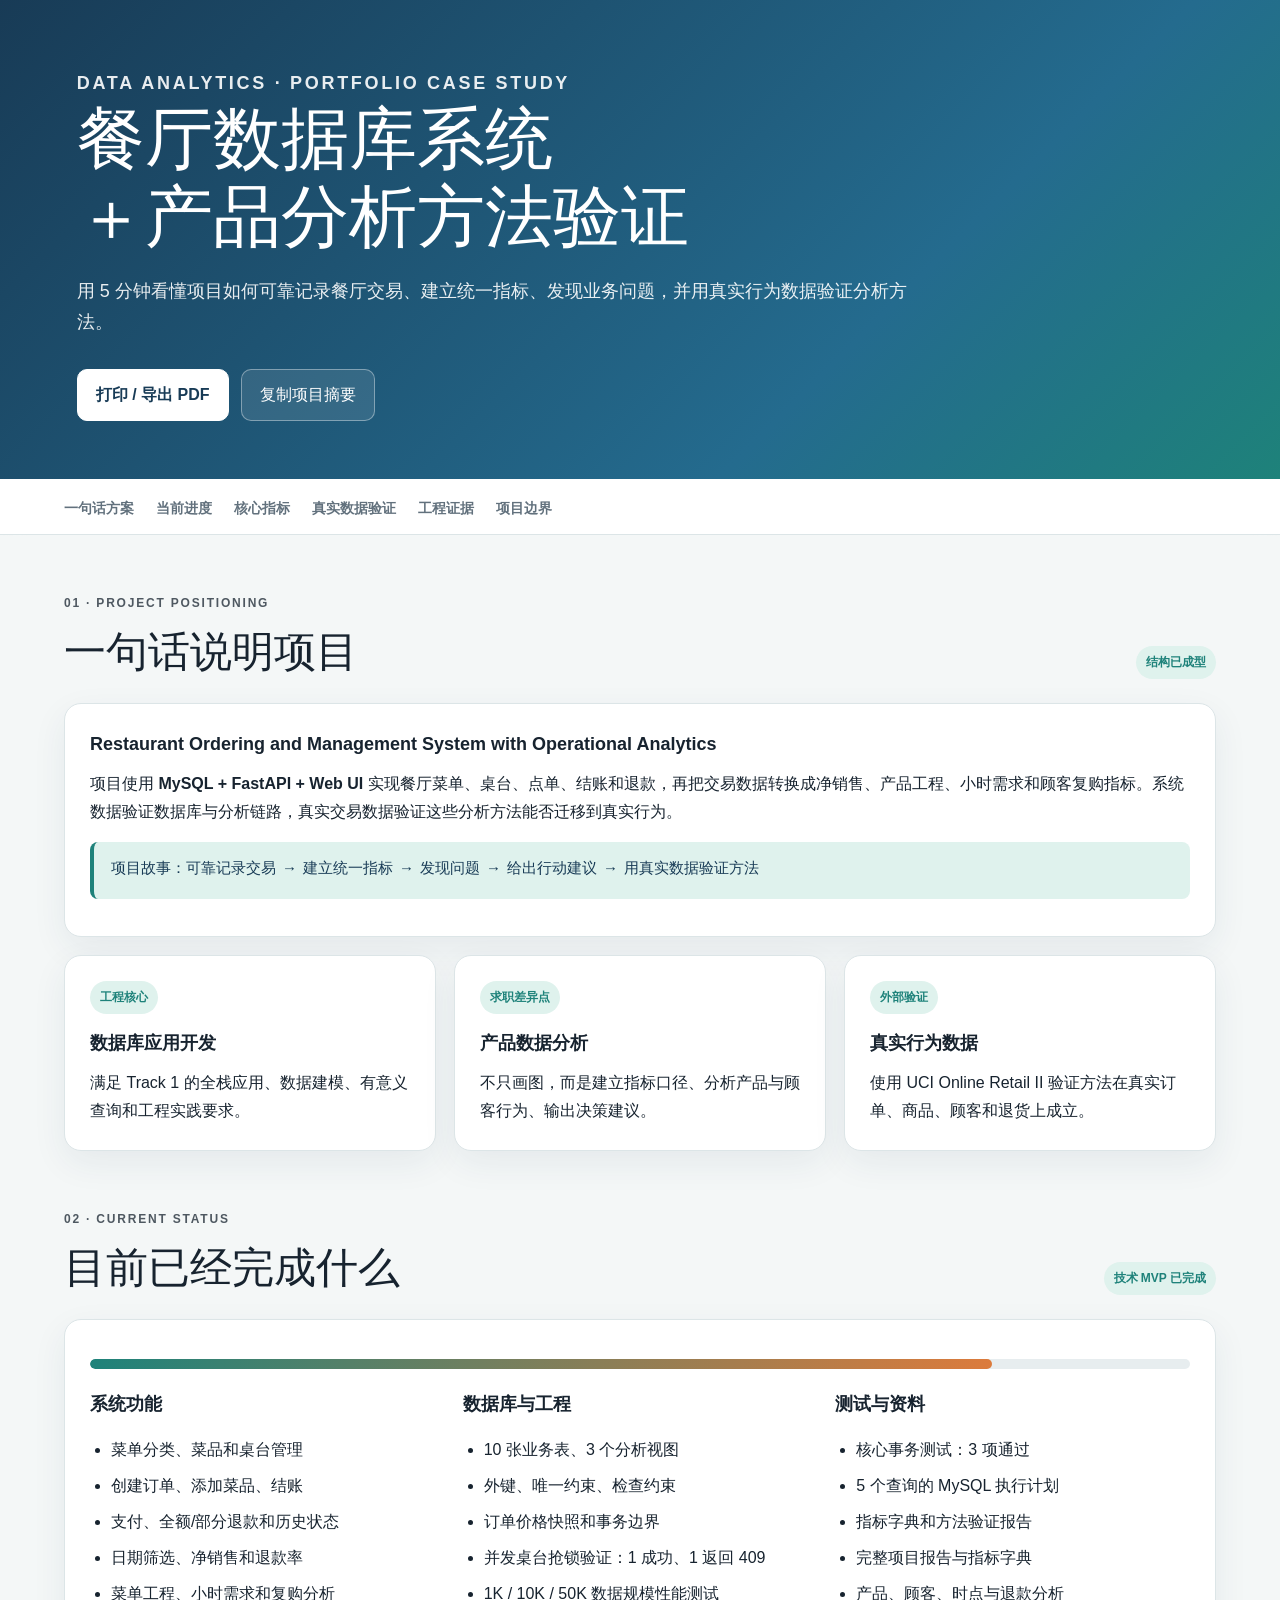
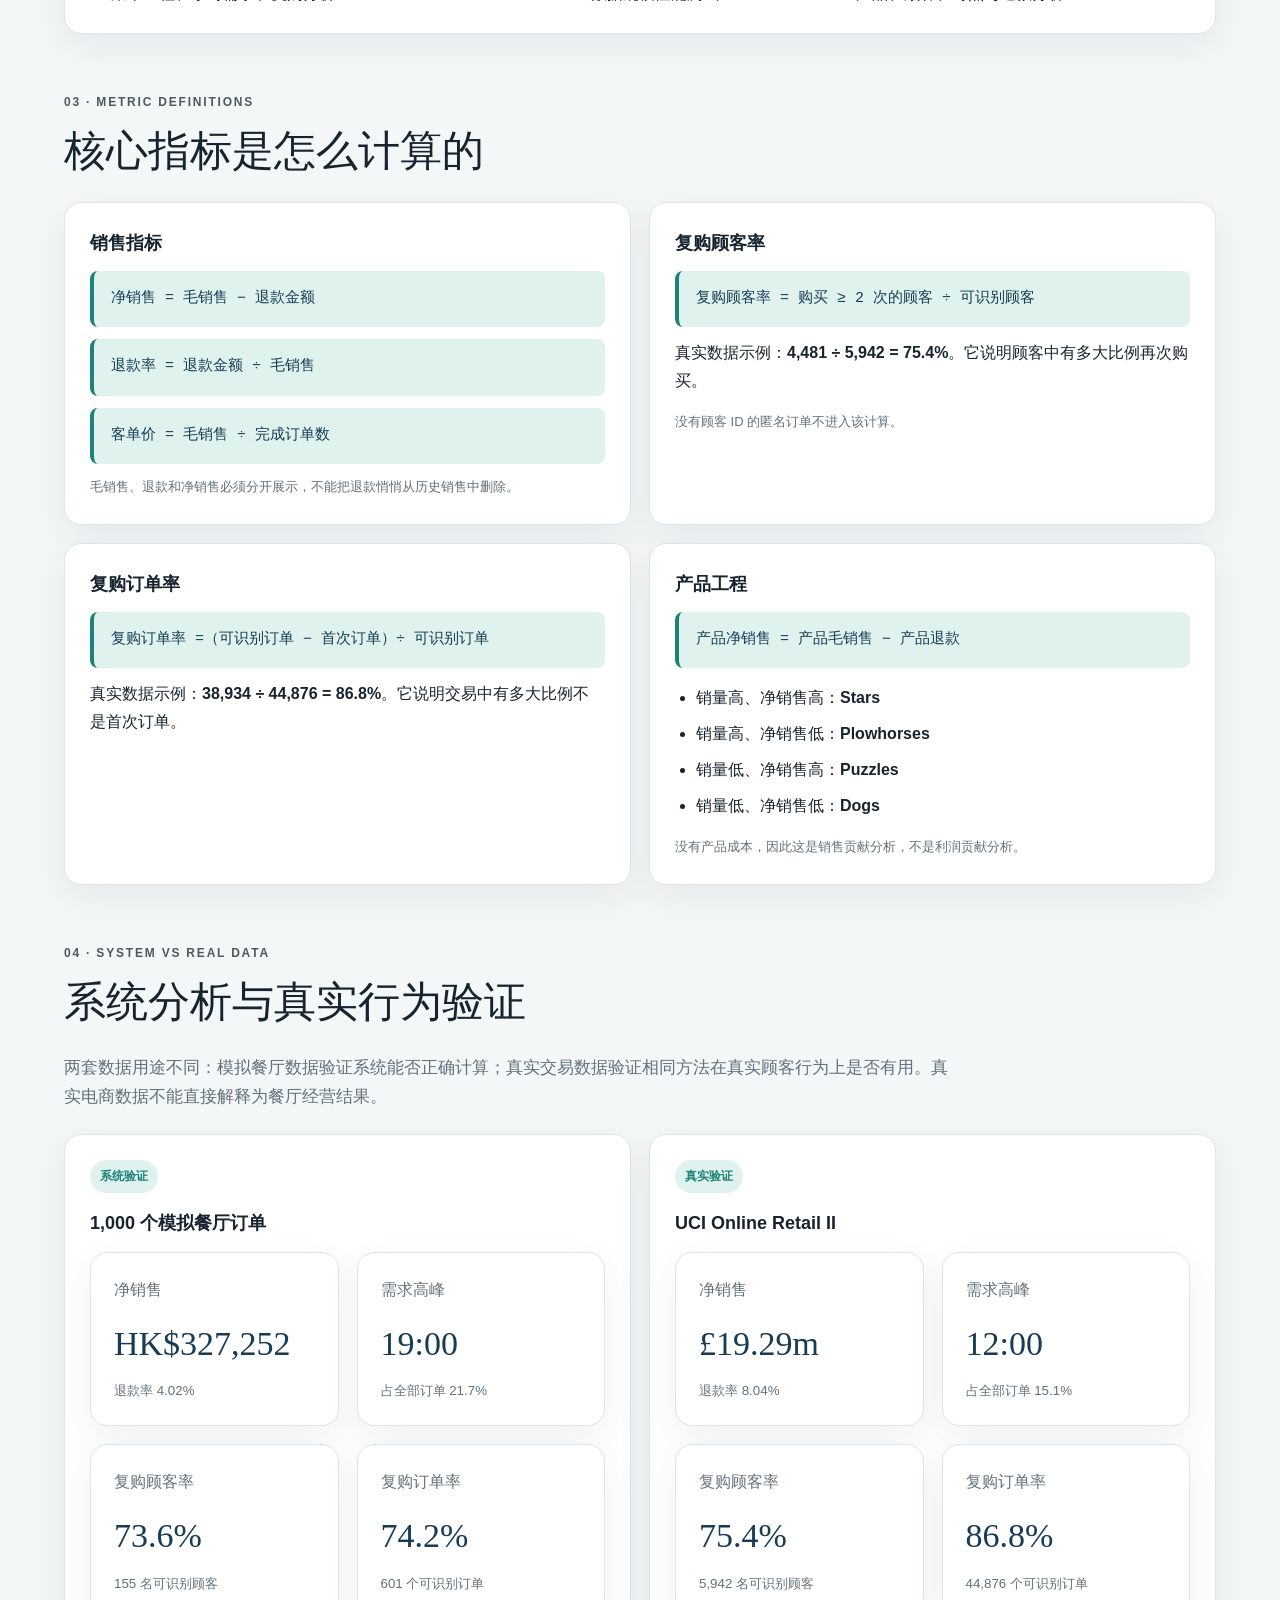
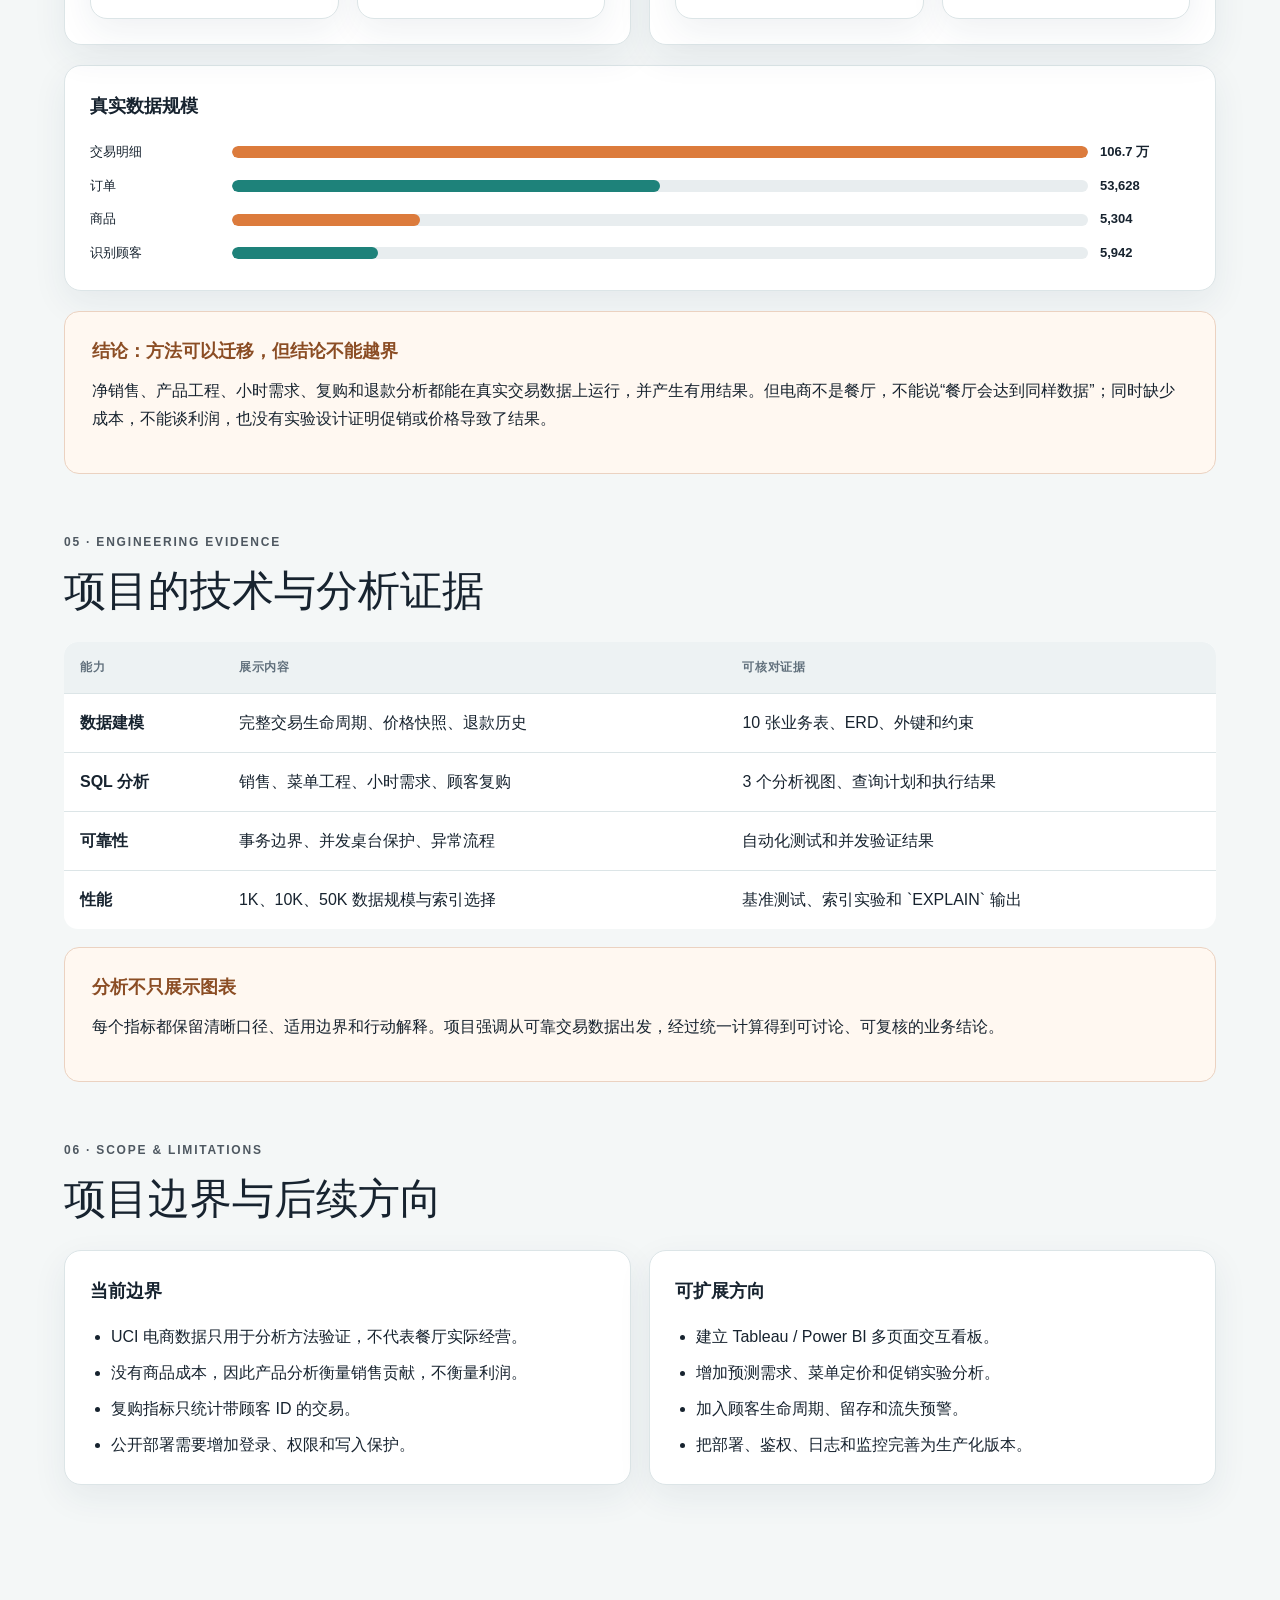
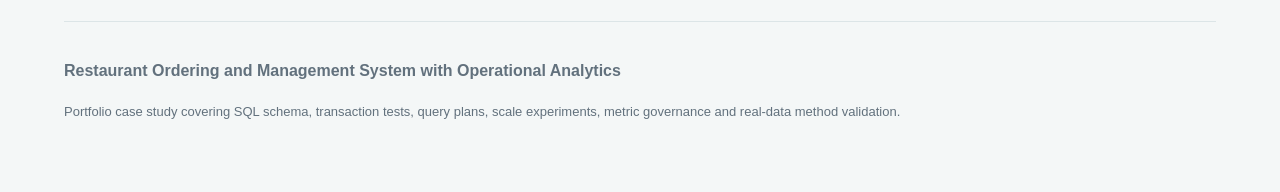
<file: index.html>
<!doctype html>
<html lang="zh-CN">
<head>
  <meta charset="utf-8">
  <meta name="viewport" content="width=device-width, initial-scale=1">
  <title>Restaurant Analytics · Portfolio Case Study</title>
  <style>
    :root {
      --ink: #17232f;
      --muted: #62717d;
      --paper: #f4f7f7;
      --card: #ffffff;
      --navy: #183b56;
      --teal: #1e827a;
      --mint: #dff2ed;
      --orange: #dc7b3c;
      --line: #dce5e7;
      --red: #b34e59;
    }
    * { box-sizing: border-box; }
    html { scroll-behavior: smooth; }
    body {
      margin: 0;
      color: var(--ink);
      background: var(--paper);
      font-family: "Microsoft YaHei", "Segoe UI", sans-serif;
      line-height: 1.75;
    }
    button { font: inherit; }
    .hero {
      padding: 68px max(6vw, 28px) 58px;
      color: white;
      background: linear-gradient(135deg, var(--navy), #246b8e 68%, var(--teal));
    }
    .hero-inner, main, footer { width: min(1160px, 90vw); margin: 0 auto; }
    .eyebrow { margin: 0 0 12px; letter-spacing: .15em; font-size: 12px; font-weight: 800; opacity: .75; }
    h1, h2, h3, p { margin-top: 0; }
    h1 { max-width: 850px; margin-bottom: 20px; font-family: Georgia, "Microsoft YaHei", serif; font-size: clamp(36px, 6vw, 68px); line-height: 1.15; font-weight: 500; }
    .hero p { max-width: 850px; margin-bottom: 0; font-size: 18px; opacity: .9; }
    .hero-actions { margin-top: 30px; display: flex; flex-wrap: wrap; gap: 12px; }
    .button {
      padding: 11px 18px;
      border: 1px solid rgba(255,255,255,.38);
      border-radius: 10px;
      color: white;
      background: rgba(255,255,255,.1);
      cursor: pointer;
    }
    .button.primary { border-color: white; color: var(--navy); background: white; font-weight: 800; }
    nav {
      position: sticky;
      top: 0;
      z-index: 10;
      padding: 0 max(5vw, 28px);
      display: flex;
      align-items: center;
      gap: 22px;
      overflow-x: auto;
      background: rgba(255,255,255,.96);
      border-bottom: 1px solid var(--line);
      backdrop-filter: blur(12px);
    }
    nav a { padding: 17px 0 14px; color: var(--muted); text-decoration: none; white-space: nowrap; font-size: 14px; font-weight: 700; }
    nav a:hover { color: var(--navy); }
    main { padding: 58px 0 78px; }
    section { margin-bottom: 58px; scroll-margin-top: 80px; }
    .section-title { margin-bottom: 24px; display: flex; align-items: end; justify-content: space-between; gap: 20px; }
    h2 { margin-bottom: 0; font-family: Georgia, "Microsoft YaHei", serif; font-size: clamp(28px, 4vw, 42px); line-height: 1.25; font-weight: 500; }
    h3 { margin-bottom: 10px; font-size: 18px; }
    .lead { max-width: 900px; color: var(--muted); font-size: 17px; }
    .grid { display: grid; grid-template-columns: repeat(3, 1fr); gap: 18px; }
    .grid.two { grid-template-columns: repeat(2, 1fr); }
    .card {
      padding: 25px;
      background: var(--card);
      border: 1px solid var(--line);
      border-radius: 17px;
      box-shadow: 0 12px 35px rgba(24,59,86,.07);
    }
    .card p:last-child, .card ul:last-child { margin-bottom: 0; }
    .metric { padding: 23px; }
    .metric span, .metric small { display: block; color: var(--muted); }
    .metric strong { display: block; margin: 10px 0 6px; color: var(--navy); font-family: Georgia, serif; font-size: 34px; font-weight: 500; }
    .status {
      padding: 6px 10px;
      display: inline-block;
      border-radius: 999px;
      color: var(--teal);
      background: var(--mint);
      font-size: 12px;
      font-weight: 800;
    }
    .status.pending { color: #92551f; background: #fff0e4; }
    .progress { height: 10px; margin: 14px 0 20px; overflow: hidden; border-radius: 999px; background: #e7edef; }
    .progress > div { height: 100%; border-radius: inherit; background: linear-gradient(90deg, var(--teal), var(--orange)); }
    ul, ol { padding-left: 21px; }
    li + li { margin-top: 8px; }
    .formula {
      margin: 12px 0;
      padding: 15px 17px;
      border-left: 4px solid var(--teal);
      border-radius: 8px;
      color: var(--navy);
      background: var(--mint);
      font-family: Consolas, monospace;
      font-size: 15px;
    }
    .callout {
      padding: 24px 27px;
      border: 1px solid #ebd2c1;
      border-radius: 15px;
      background: #fff8f1;
    }
    .callout h3 { color: #8b4d24; }
    .comparison {
      width: 100%;
      border-collapse: collapse;
      background: white;
      border-radius: 14px;
      overflow: hidden;
    }
    .comparison th, .comparison td { padding: 15px 16px; border-bottom: 1px solid var(--line); text-align: left; vertical-align: top; }
    .comparison th { color: var(--muted); background: #edf2f3; font-size: 12px; letter-spacing: .05em; text-transform: uppercase; }
    .comparison tr:last-child td { border-bottom: 0; }
    .chart { margin-top: 18px; display: grid; gap: 11px; }
    .bar-row { display: grid; grid-template-columns: 130px 1fr 90px; align-items: center; gap: 12px; font-size: 13px; }
    .track { height: 12px; overflow: hidden; border-radius: 999px; background: #e8edef; }
    .fill { height: 100%; border-radius: inherit; background: var(--orange); }
    .bar-row:nth-child(even) .fill { background: var(--teal); }
    .checklist { display: grid; gap: 12px; }
    .check-item {
      padding: 17px 18px;
      display: flex;
      gap: 13px;
      align-items: flex-start;
      background: white;
      border: 1px solid var(--line);
      border-radius: 12px;
    }
    .check-item input { width: 19px; height: 19px; margin-top: 3px; accent-color: var(--teal); }
    .question {
      padding: 21px;
      display: grid;
      grid-template-columns: 42px 1fr;
      gap: 14px;
      background: white;
      border: 1px solid var(--line);
      border-radius: 13px;
    }
    .question strong {
      width: 36px;
      height: 36px;
      display: grid;
      place-items: center;
      border-radius: 10px;
      color: white;
      background: var(--navy);
    }
    .question p { margin: 3px 0 0; color: var(--muted); }
    .timeline { position: relative; display: grid; gap: 16px; }
    .timeline::before { content: ""; position: absolute; left: 18px; top: 15px; bottom: 15px; width: 2px; background: var(--line); }
    .timeline-item { position: relative; padding: 0 0 4px 58px; }
    .timeline-dot {
      position: absolute;
      left: 5px;
      top: 4px;
      width: 28px;
      height: 28px;
      display: grid;
      place-items: center;
      border-radius: 50%;
      color: white;
      background: var(--teal);
      font-size: 11px;
      font-weight: 800;
    }
    .timeline-item p { margin-bottom: 0; color: var(--muted); }
    .small { color: var(--muted); font-size: 13px; }
    footer { padding: 35px 0 55px; color: var(--muted); border-top: 1px solid var(--line); }
    .toast {
      position: fixed;
      right: 22px;
      bottom: 22px;
      padding: 13px 17px;
      border-radius: 10px;
      color: white;
      background: var(--navy);
      opacity: 0;
      transform: translateY(10px);
      transition: .2s ease;
    }
    .toast.show { opacity: 1; transform: translateY(0); }
    @media (max-width: 820px) {
      .grid, .grid.two { grid-template-columns: 1fr; }
      .section-title { align-items: flex-start; flex-direction: column; }
      .bar-row { grid-template-columns: 105px 1fr 70px; }
    }
    @media print {
      nav, .hero-actions, .toast { display: none !important; }
      body { background: white; }
      .hero { padding: 36px 32px; background: var(--navy) !important; -webkit-print-color-adjust: exact; print-color-adjust: exact; }
      main { width: 94%; padding: 25px 0; }
      section { margin-bottom: 30px; break-inside: avoid; }
      .card { box-shadow: none; }
    }
  </style>
</head>
<body>
  <header class="hero">
    <div class="hero-inner">
      <p class="eyebrow">DATA ANALYTICS · PORTFOLIO CASE STUDY</p>
      <h1>餐厅数据库系统<br>＋产品分析方法验证</h1>
      <p>用 5 分钟看懂项目如何可靠记录餐厅交易、建立统一指标、发现业务问题，并用真实行为数据验证分析方法。</p>
      <div class="hero-actions">
        <button class="button primary" onclick="window.print()">打印 / 导出 PDF</button>
        <button class="button" onclick="copySummary()">复制项目摘要</button>
      </div>
    </div>
  </header>

  <nav>
    <a href="#overview">一句话方案</a>
    <a href="#status">当前进度</a>
    <a href="#metrics">核心指标</a>
    <a href="#validation">真实数据验证</a>
    <a href="#course">工程证据</a>
    <a href="#plan">项目边界</a>
  </nav>

  <main>
    <section id="overview">
      <div class="section-title">
        <div>
          <p class="eyebrow">01 · PROJECT POSITIONING</p>
          <h2>一句话说明项目</h2>
        </div>
        <span class="status">结构已成型</span>
      </div>
      <div class="card">
        <h3>Restaurant Ordering and Management System with Operational Analytics</h3>
        <p>项目使用 <strong>MySQL + FastAPI + Web UI</strong> 实现餐厅菜单、桌台、点单、结账和退款，再把交易数据转换成净销售、产品工程、小时需求和顾客复购指标。系统数据验证数据库与分析链路，真实交易数据验证这些分析方法能否迁移到真实行为。</p>
        <div class="formula">项目故事：可靠记录交易 → 建立统一指标 → 发现问题 → 给出行动建议 → 用真实数据验证方法</div>
      </div>
      <div class="grid" style="margin-top:18px">
        <article class="card">
          <span class="status">工程核心</span>
          <h3 style="margin-top:14px">数据库应用开发</h3>
          <p>满足 Track 1 的全栈应用、数据建模、有意义查询和工程实践要求。</p>
        </article>
        <article class="card">
          <span class="status">求职差异点</span>
          <h3 style="margin-top:14px">产品数据分析</h3>
          <p>不只画图，而是建立指标口径、分析产品与顾客行为、输出决策建议。</p>
        </article>
        <article class="card">
          <span class="status">外部验证</span>
          <h3 style="margin-top:14px">真实行为数据</h3>
          <p>使用 UCI Online Retail II 验证方法在真实订单、商品、顾客和退货上成立。</p>
        </article>
      </div>
    </section>

    <section id="status">
      <div class="section-title">
        <div>
          <p class="eyebrow">02 · CURRENT STATUS</p>
          <h2>目前已经完成什么</h2>
        </div>
        <span class="status">技术 MVP 已完成</span>
      </div>
      <div class="card">
        <div class="progress"><div style="width:82%"></div></div>
        <div class="grid">
          <div>
            <h3>系统功能</h3>
            <ul>
              <li>菜单分类、菜品和桌台管理</li>
              <li>创建订单、添加菜品、结账</li>
              <li>支付、全额/部分退款和历史状态</li>
              <li>日期筛选、净销售和退款率</li>
              <li>菜单工程、小时需求和复购分析</li>
            </ul>
          </div>
          <div>
            <h3>数据库与工程</h3>
            <ul>
              <li>10 张业务表、3 个分析视图</li>
              <li>外键、唯一约束、检查约束</li>
              <li>订单价格快照和事务边界</li>
              <li>并发桌台抢锁验证：1 成功、1 返回 409</li>
              <li>1K / 10K / 50K 数据规模性能测试</li>
            </ul>
          </div>
          <div>
            <h3>测试与资料</h3>
            <ul>
              <li>核心事务测试：3 项通过</li>
              <li>5 个查询的 MySQL 执行计划</li>
              <li>指标字典和方法验证报告</li>
              <li>完整项目报告与指标字典</li>
              <li>产品、顾客、时点与退款分析</li>
            </ul>
          </div>
        </div>
      </div>
    </section>

    <section id="metrics">
      <div class="section-title">
        <div>
          <p class="eyebrow">03 · METRIC DEFINITIONS</p>
          <h2>核心指标是怎么计算的</h2>
        </div>
      </div>
      <div class="grid two">
        <article class="card">
          <h3>销售指标</h3>
          <div class="formula">净销售 = 毛销售 − 退款金额</div>
          <div class="formula">退款率 = 退款金额 ÷ 毛销售</div>
          <div class="formula">客单价 = 毛销售 ÷ 完成订单数</div>
          <p class="small">毛销售、退款和净销售必须分开展示，不能把退款悄悄从历史销售中删除。</p>
        </article>
        <article class="card">
          <h3>复购顾客率</h3>
          <div class="formula">复购顾客率 = 购买 ≥ 2 次的顾客 ÷ 可识别顾客</div>
          <p>真实数据示例：<strong>4,481 ÷ 5,942 = 75.4%</strong>。它说明顾客中有多大比例再次购买。</p>
          <p class="small">没有顾客 ID 的匿名订单不进入该计算。</p>
        </article>
        <article class="card">
          <h3>复购订单率</h3>
          <div class="formula">复购订单率 =（可识别订单 − 首次订单）÷ 可识别订单</div>
          <p>真实数据示例：<strong>38,934 ÷ 44,876 = 86.8%</strong>。它说明交易中有多大比例不是首次订单。</p>
        </article>
        <article class="card">
          <h3>产品工程</h3>
          <div class="formula">产品净销售 = 产品毛销售 − 产品退款</div>
          <ul>
            <li>销量高、净销售高：<strong>Stars</strong></li>
            <li>销量高、净销售低：<strong>Plowhorses</strong></li>
            <li>销量低、净销售高：<strong>Puzzles</strong></li>
            <li>销量低、净销售低：<strong>Dogs</strong></li>
          </ul>
          <p class="small">没有产品成本，因此这是销售贡献分析，不是利润贡献分析。</p>
        </article>
      </div>
    </section>

    <section id="validation">
      <div class="section-title">
        <div>
          <p class="eyebrow">04 · SYSTEM VS REAL DATA</p>
          <h2>系统分析与真实行为验证</h2>
        </div>
      </div>
      <p class="lead">两套数据用途不同：模拟餐厅数据验证系统能否正确计算；真实交易数据验证相同方法在真实顾客行为上是否有用。真实电商数据不能直接解释为餐厅经营结果。</p>

      <div class="grid two" style="margin-top:22px">
        <article class="card">
          <span class="status">系统验证</span>
          <h3 style="margin-top:15px">1,000 个模拟餐厅订单</h3>
          <div class="grid" style="grid-template-columns:repeat(2,1fr); margin-top:12px">
            <div class="card metric"><span>净销售</span><strong>HK$327,252</strong><small>退款率 4.02%</small></div>
            <div class="card metric"><span>需求高峰</span><strong>19:00</strong><small>占全部订单 21.7%</small></div>
            <div class="card metric"><span>复购顾客率</span><strong>73.6%</strong><small>155 名可识别顾客</small></div>
            <div class="card metric"><span>复购订单率</span><strong>74.2%</strong><small>601 个可识别订单</small></div>
          </div>
        </article>

        <article class="card">
          <span class="status">真实验证</span>
          <h3 style="margin-top:15px">UCI Online Retail II</h3>
          <div class="grid" style="grid-template-columns:repeat(2,1fr); margin-top:12px">
            <div class="card metric"><span>净销售</span><strong>£19.29m</strong><small>退款率 8.04%</small></div>
            <div class="card metric"><span>需求高峰</span><strong>12:00</strong><small>占全部订单 15.1%</small></div>
            <div class="card metric"><span>复购顾客率</span><strong>75.4%</strong><small>5,942 名可识别顾客</small></div>
            <div class="card metric"><span>复购订单率</span><strong>86.8%</strong><small>44,876 个可识别订单</small></div>
          </div>
        </article>
      </div>

      <div class="card" style="margin-top:20px">
        <h3>真实数据规模</h3>
        <div class="chart">
          <div class="bar-row"><span>交易明细</span><div class="track"><div class="fill" style="width:100%"></div></div><strong>106.7 万</strong></div>
          <div class="bar-row"><span>订单</span><div class="track"><div class="fill" style="width:50%"></div></div><strong>53,628</strong></div>
          <div class="bar-row"><span>商品</span><div class="track"><div class="fill" style="width:22%"></div></div><strong>5,304</strong></div>
          <div class="bar-row"><span>识别顾客</span><div class="track"><div class="fill" style="width:17%"></div></div><strong>5,942</strong></div>
        </div>
      </div>

      <div class="callout" style="margin-top:20px">
        <h3>结论：方法可以迁移，但结论不能越界</h3>
        <p>净销售、产品工程、小时需求、复购和退款分析都能在真实交易数据上运行，并产生有用结果。但电商不是餐厅，不能说“餐厅会达到同样数据”；同时缺少成本，不能谈利润，也没有实验设计证明促销或价格导致了结果。</p>
      </div>
    </section>

    <section id="course">
      <div class="section-title">
        <div>
          <p class="eyebrow">05 · ENGINEERING EVIDENCE</p>
          <h2>项目的技术与分析证据</h2>
        </div>
      </div>
      <table class="comparison">
        <thead><tr><th>能力</th><th>展示内容</th><th>可核对证据</th></tr></thead>
        <tbody>
          <tr><td><strong>数据建模</strong></td><td>完整交易生命周期、价格快照、退款历史</td><td>10 张业务表、ERD、外键和约束</td></tr>
          <tr><td><strong>SQL 分析</strong></td><td>销售、菜单工程、小时需求、顾客复购</td><td>3 个分析视图、查询计划和执行结果</td></tr>
          <tr><td><strong>可靠性</strong></td><td>事务边界、并发桌台保护、异常流程</td><td>自动化测试和并发验证结果</td></tr>
          <tr><td><strong>性能</strong></td><td>1K、10K、50K 数据规模与索引选择</td><td>基准测试、索引实验和 `EXPLAIN` 输出</td></tr>
        </tbody>
      </table>
      <div class="callout" style="margin-top:18px">
        <h3>分析不只展示图表</h3>
        <p>每个指标都保留清晰口径、适用边界和行动解释。项目强调从可靠交易数据出发，经过统一计算得到可讨论、可复核的业务结论。</p>
      </div>
    </section>

    <section id="plan">
      <div class="section-title">
        <div>
          <p class="eyebrow">06 · SCOPE & LIMITATIONS</p>
          <h2>项目边界与后续方向</h2>
        </div>
      </div>
      <div class="grid two">
        <article class="card">
          <h3>当前边界</h3>
          <ul>
            <li>UCI 电商数据只用于分析方法验证，不代表餐厅实际经营。</li>
            <li>没有商品成本，因此产品分析衡量销售贡献，不衡量利润。</li>
            <li>复购指标只统计带顾客 ID 的交易。</li>
            <li>公开部署需要增加登录、权限和写入保护。</li>
          </ul>
        </article>
        <article class="card">
          <h3>可扩展方向</h3>
          <ul>
            <li>建立 Tableau / Power BI 多页面交互看板。</li>
            <li>增加预测需求、菜单定价和促销实验分析。</li>
            <li>加入顾客生命周期、留存和流失预警。</li>
            <li>把部署、鉴权、日志和监控完善为生产化版本。</li>
          </ul>
        </article>
      </div>
    </section>
  </main>

  <footer>
    <div class="hero-inner">
      <p><strong>Restaurant Ordering and Management System with Operational Analytics</strong></p>
      <p class="small">Portfolio case study covering SQL schema, transaction tests, query plans, scale experiments, metric governance and real-data method validation.</p>
    </div>
  </footer>

  <div class="toast" id="toast">项目摘要已复制</div>
  <script>
    function showToast(message) {
      const toast = document.getElementById("toast");
      toast.textContent = message;
      toast.classList.add("show");
      setTimeout(() => toast.classList.remove("show"), 2200);
    }

    async function copySummary() {
      const text = `Restaurant Analytics Portfolio
- MySQL + FastAPI restaurant ordering and operational analytics platform
- 10 business tables and 3 SQL analytical views
- Gross/net sales, refunds, menu engineering, hourly demand and repeat behavior
- Transaction, concurrency, scale and query-plan evidence
- Method validation on 1.07 million UCI Online Retail II transaction lines`;
      try {
        await navigator.clipboard.writeText(text);
        showToast("项目摘要已复制");
      } catch {
        showToast("请手动选择页面内容复制");
      }
    }
  </script>
</body>
</html>
</file>
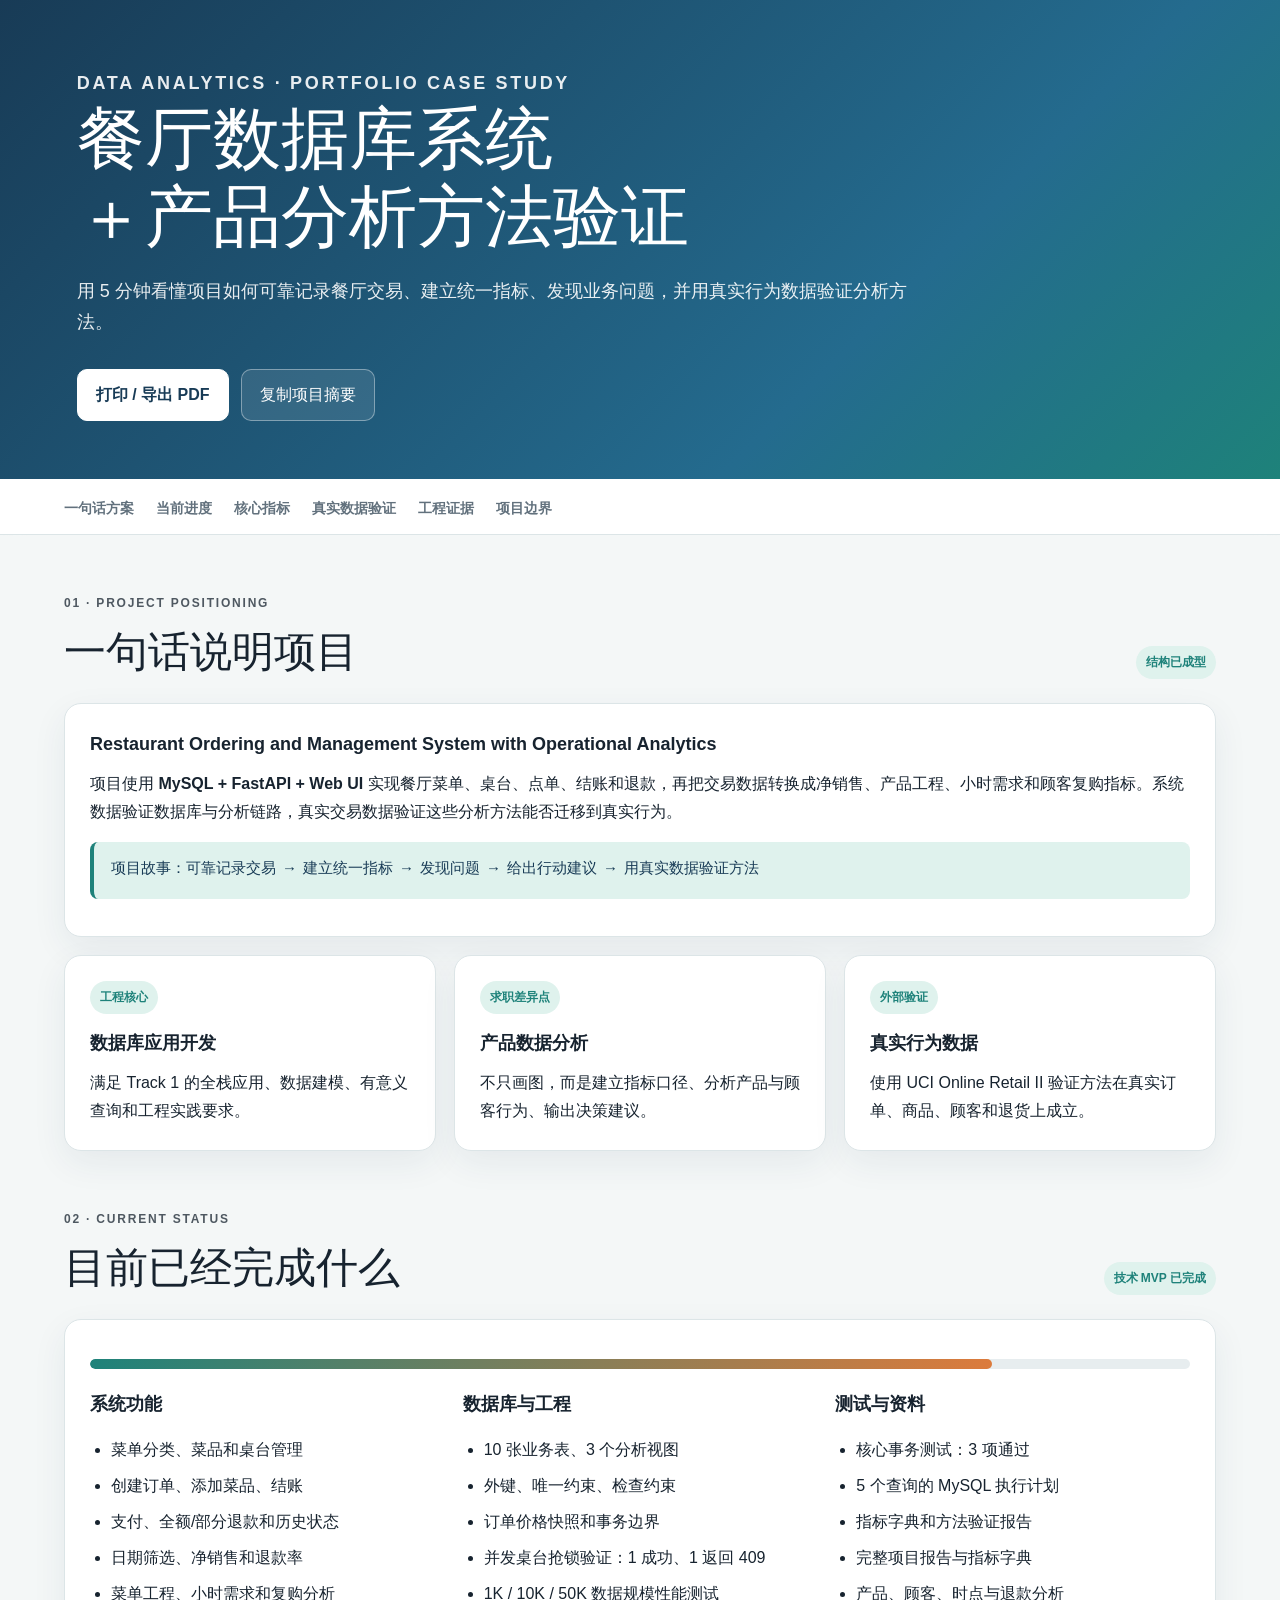
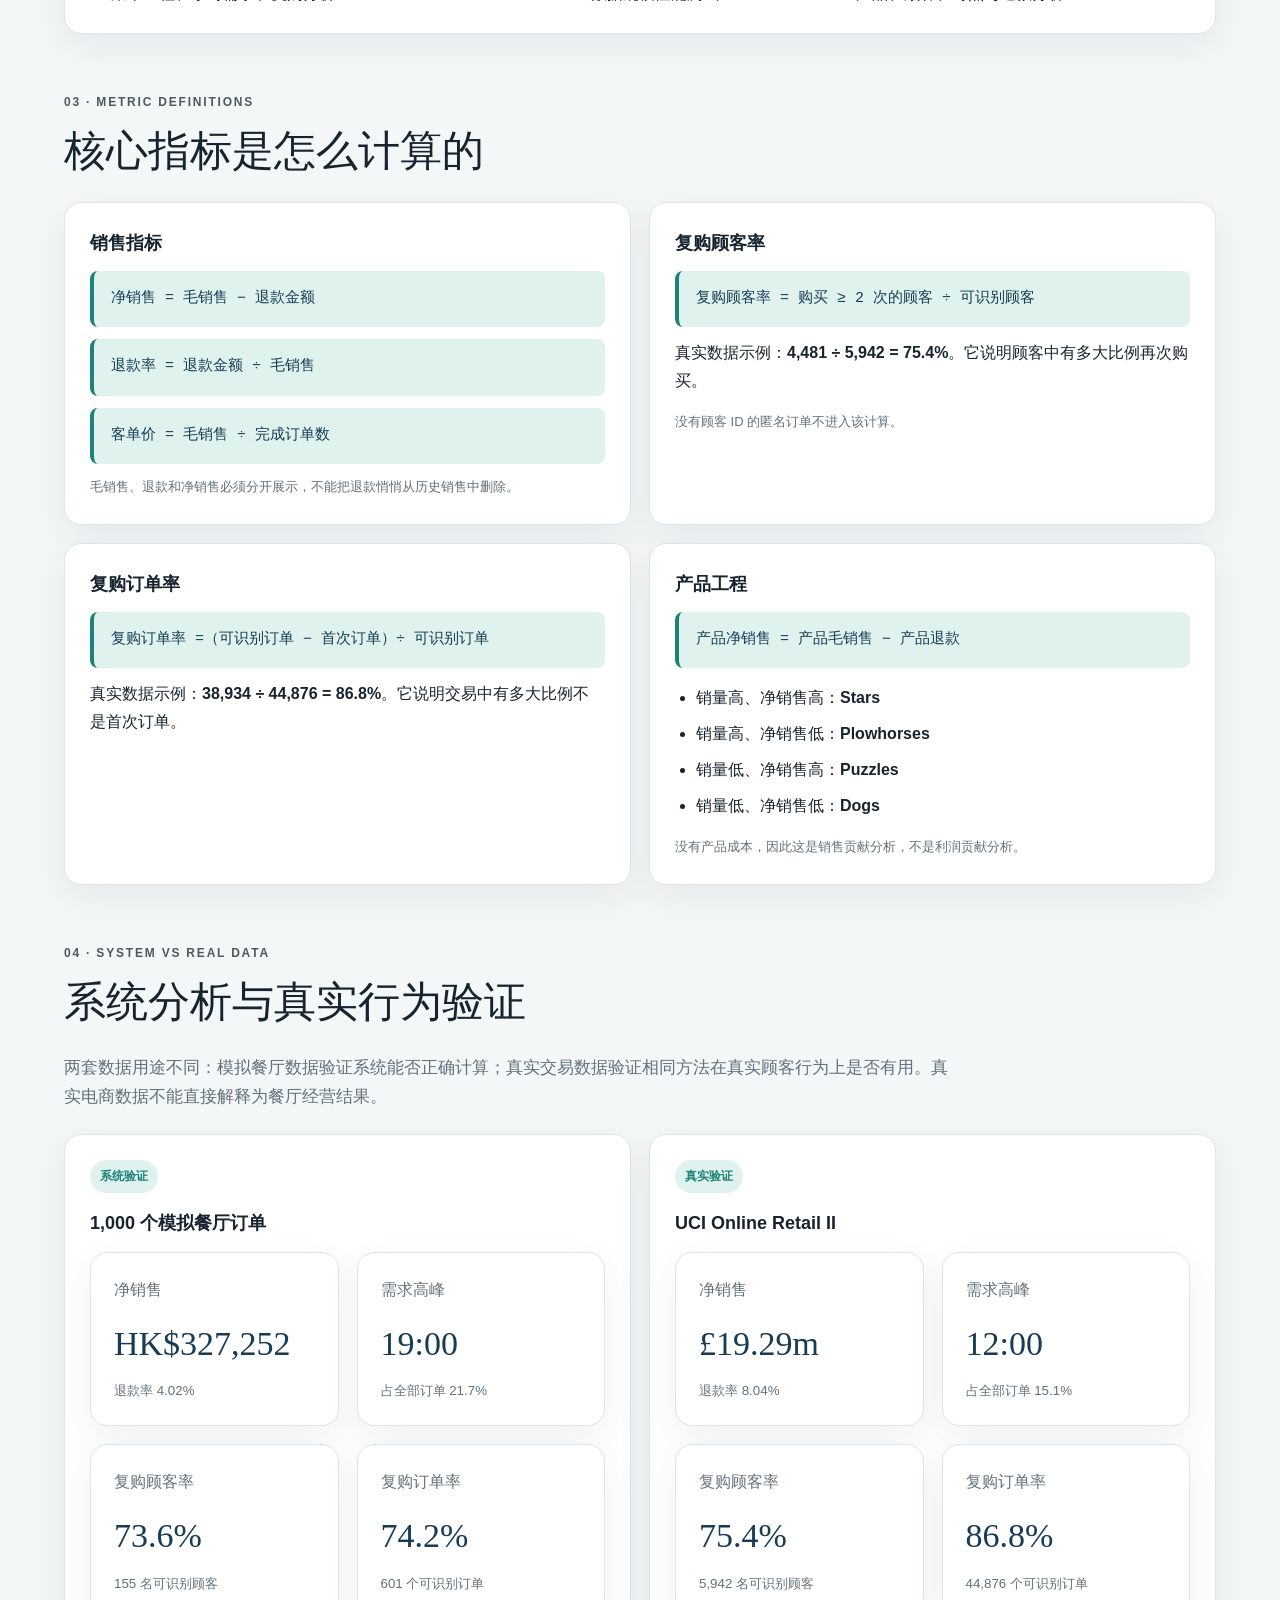
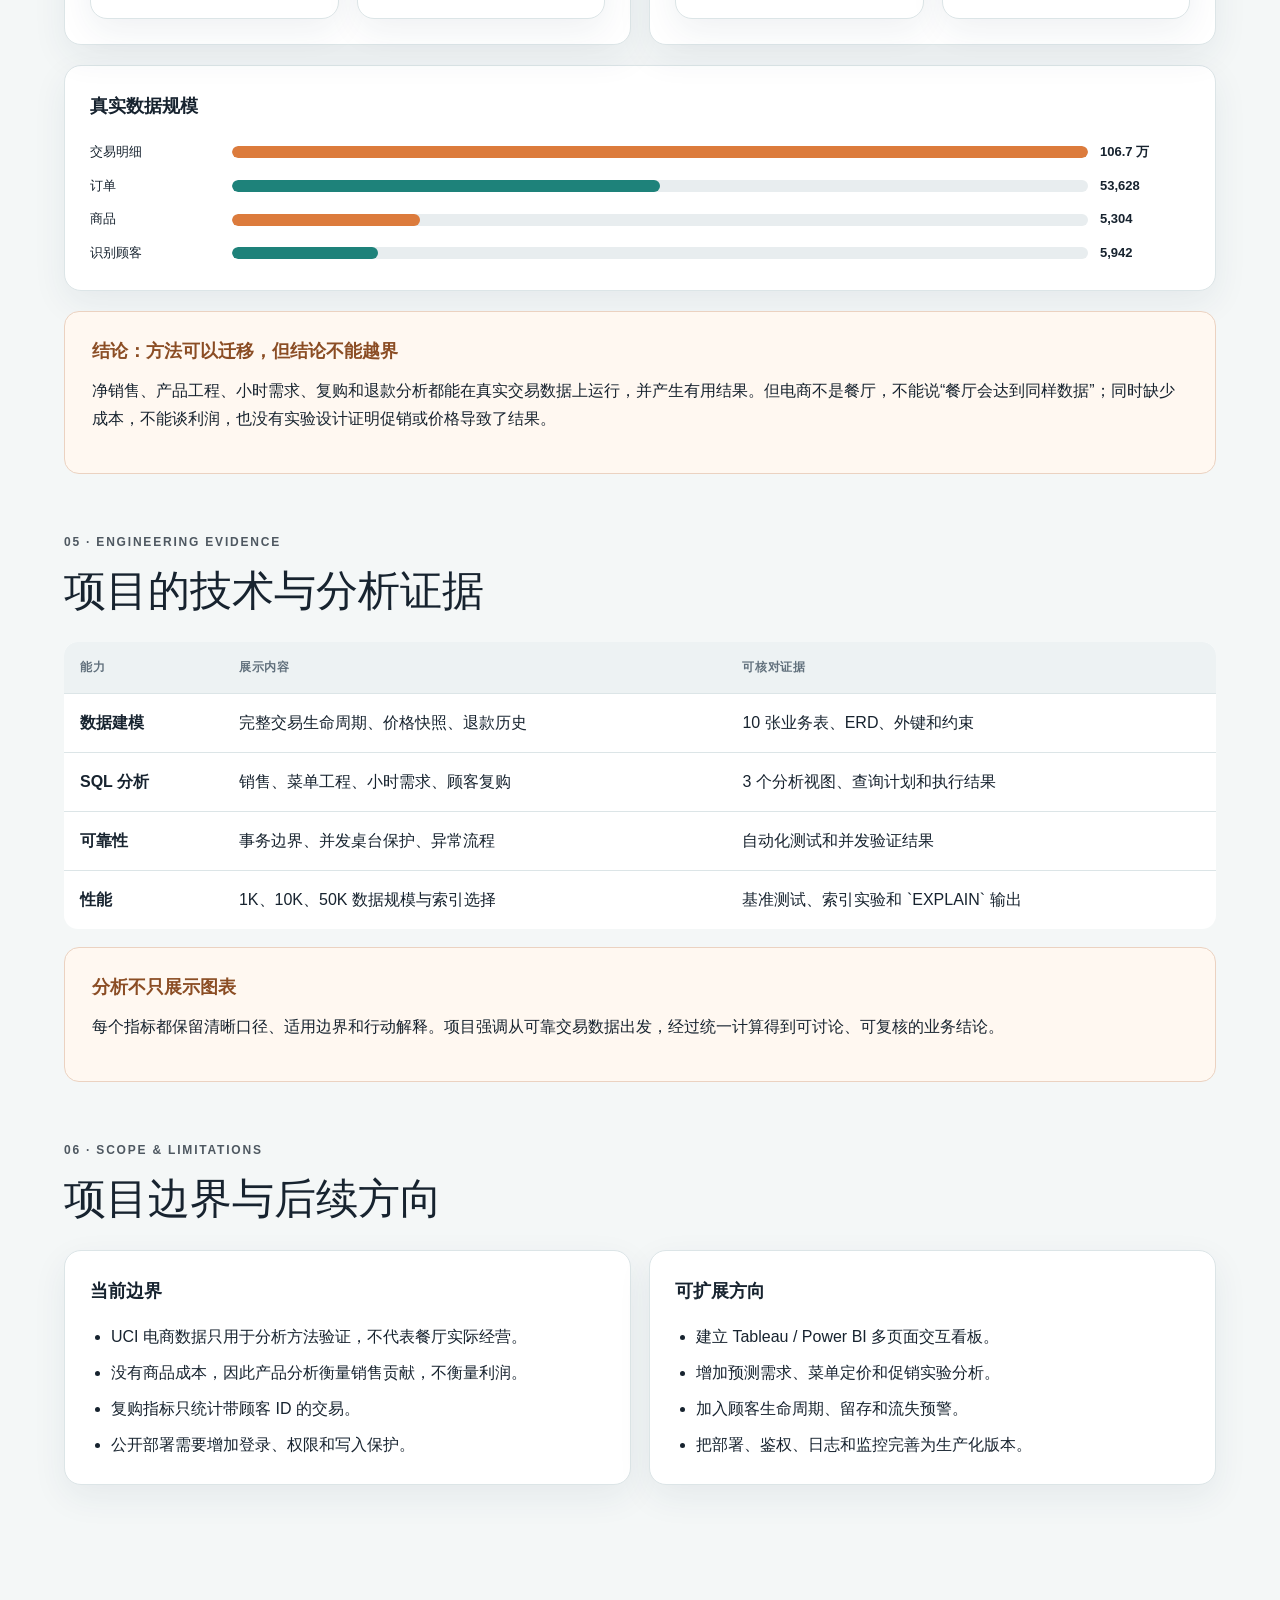
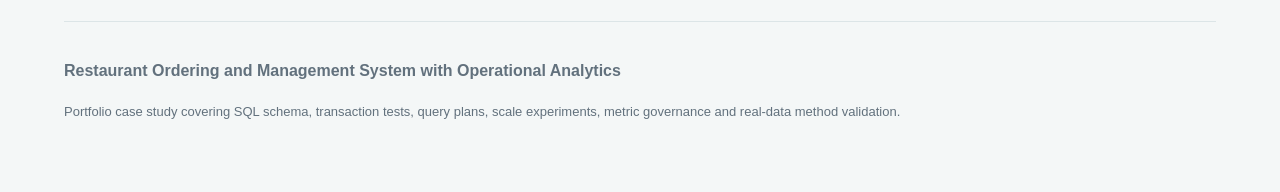
<file: .github/pages-site/index.html>
<!doctype html>
<html lang="en">
<head>
  <meta charset="utf-8">
  <meta http-equiv="refresh" content="0; url=../../index.html">
  <title>Restaurant Analytics</title>
</head>
<body>
  <a href="../../index.html">Open Restaurant Analytics portfolio summary</a>
</body>
</html>
</file>
